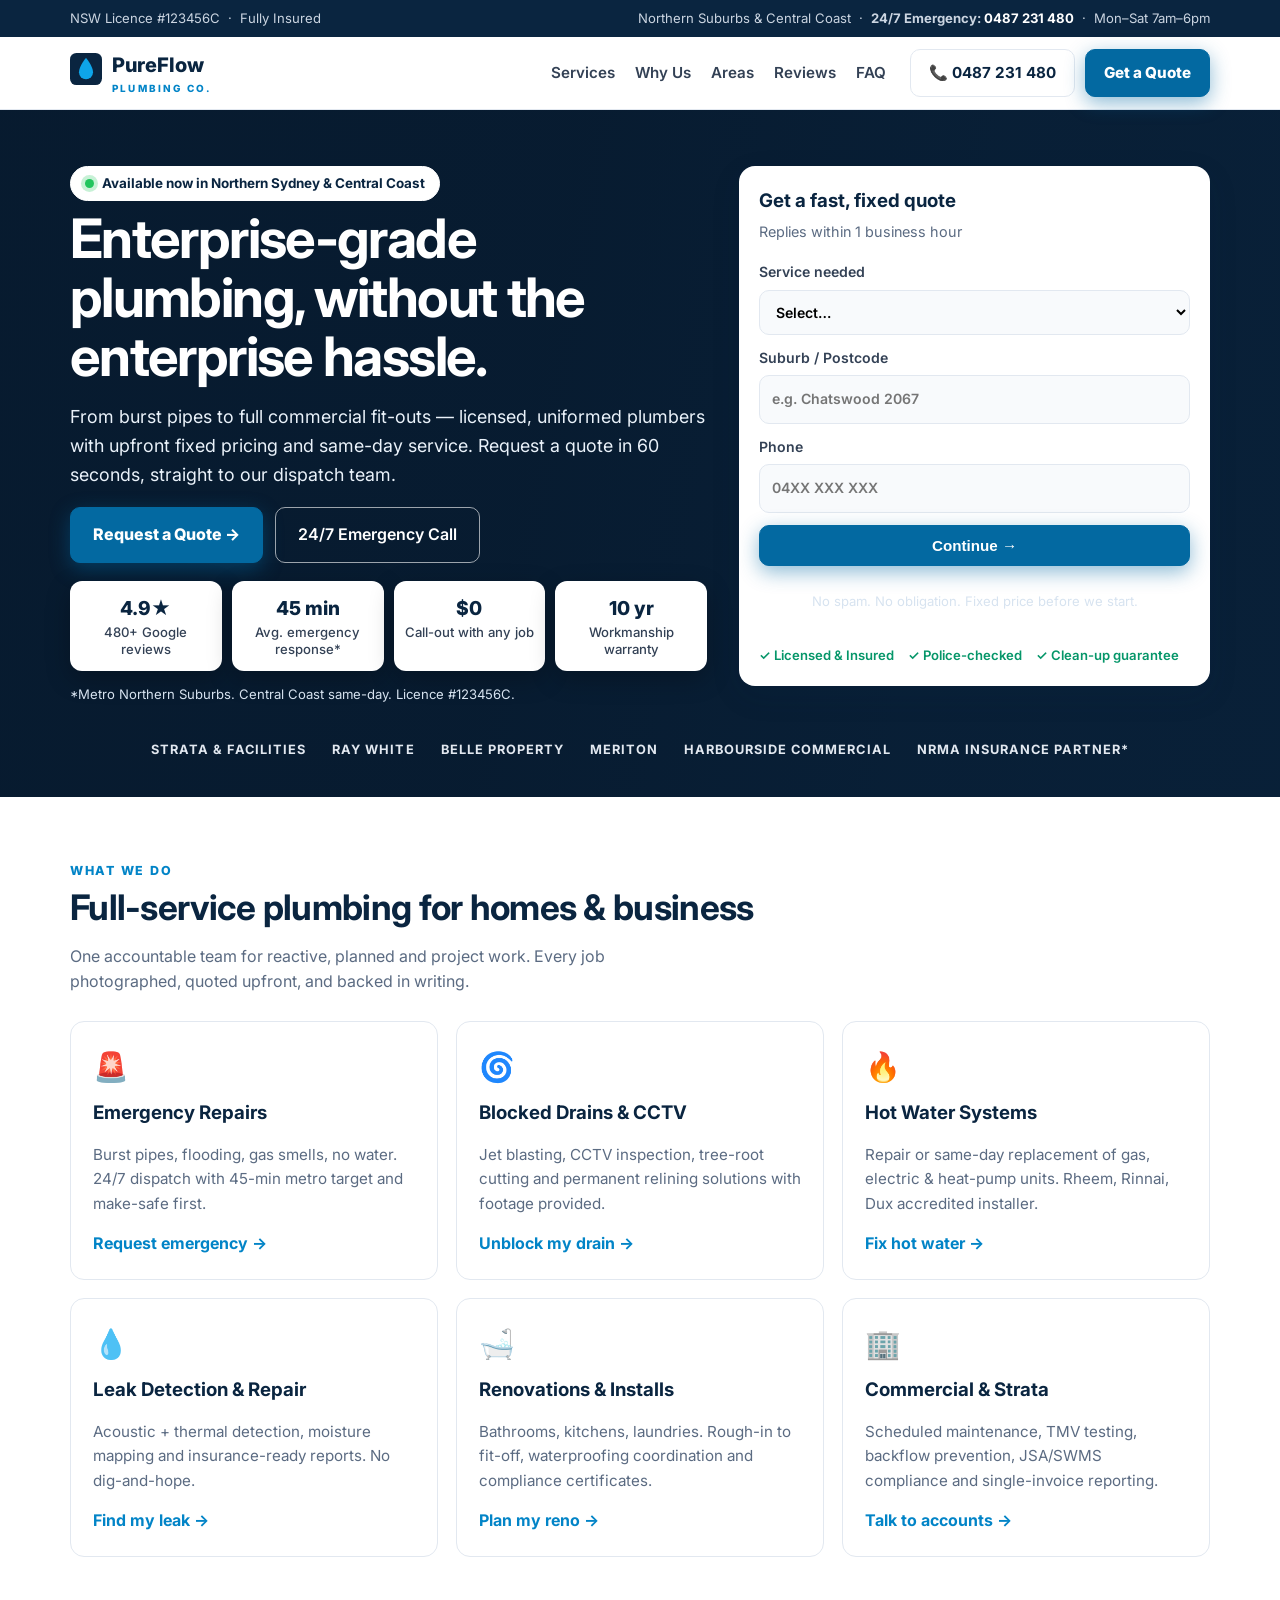
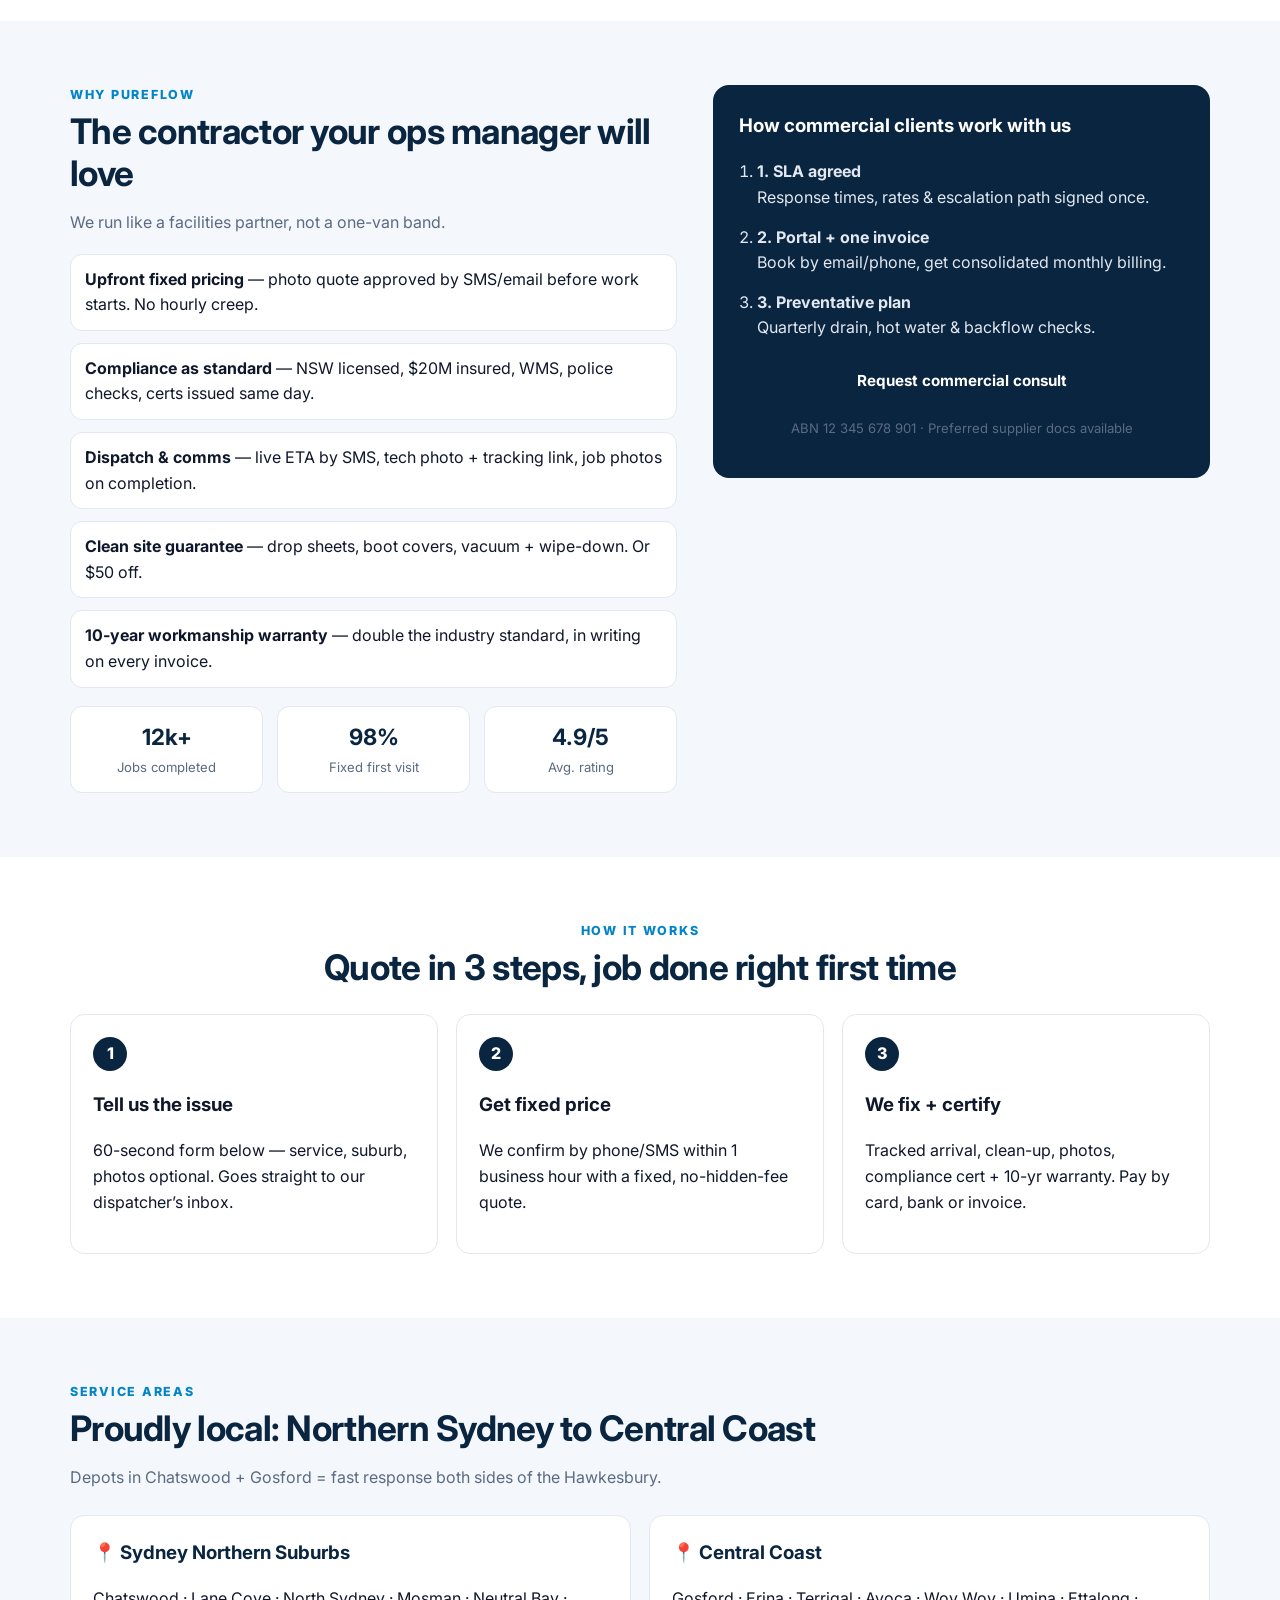
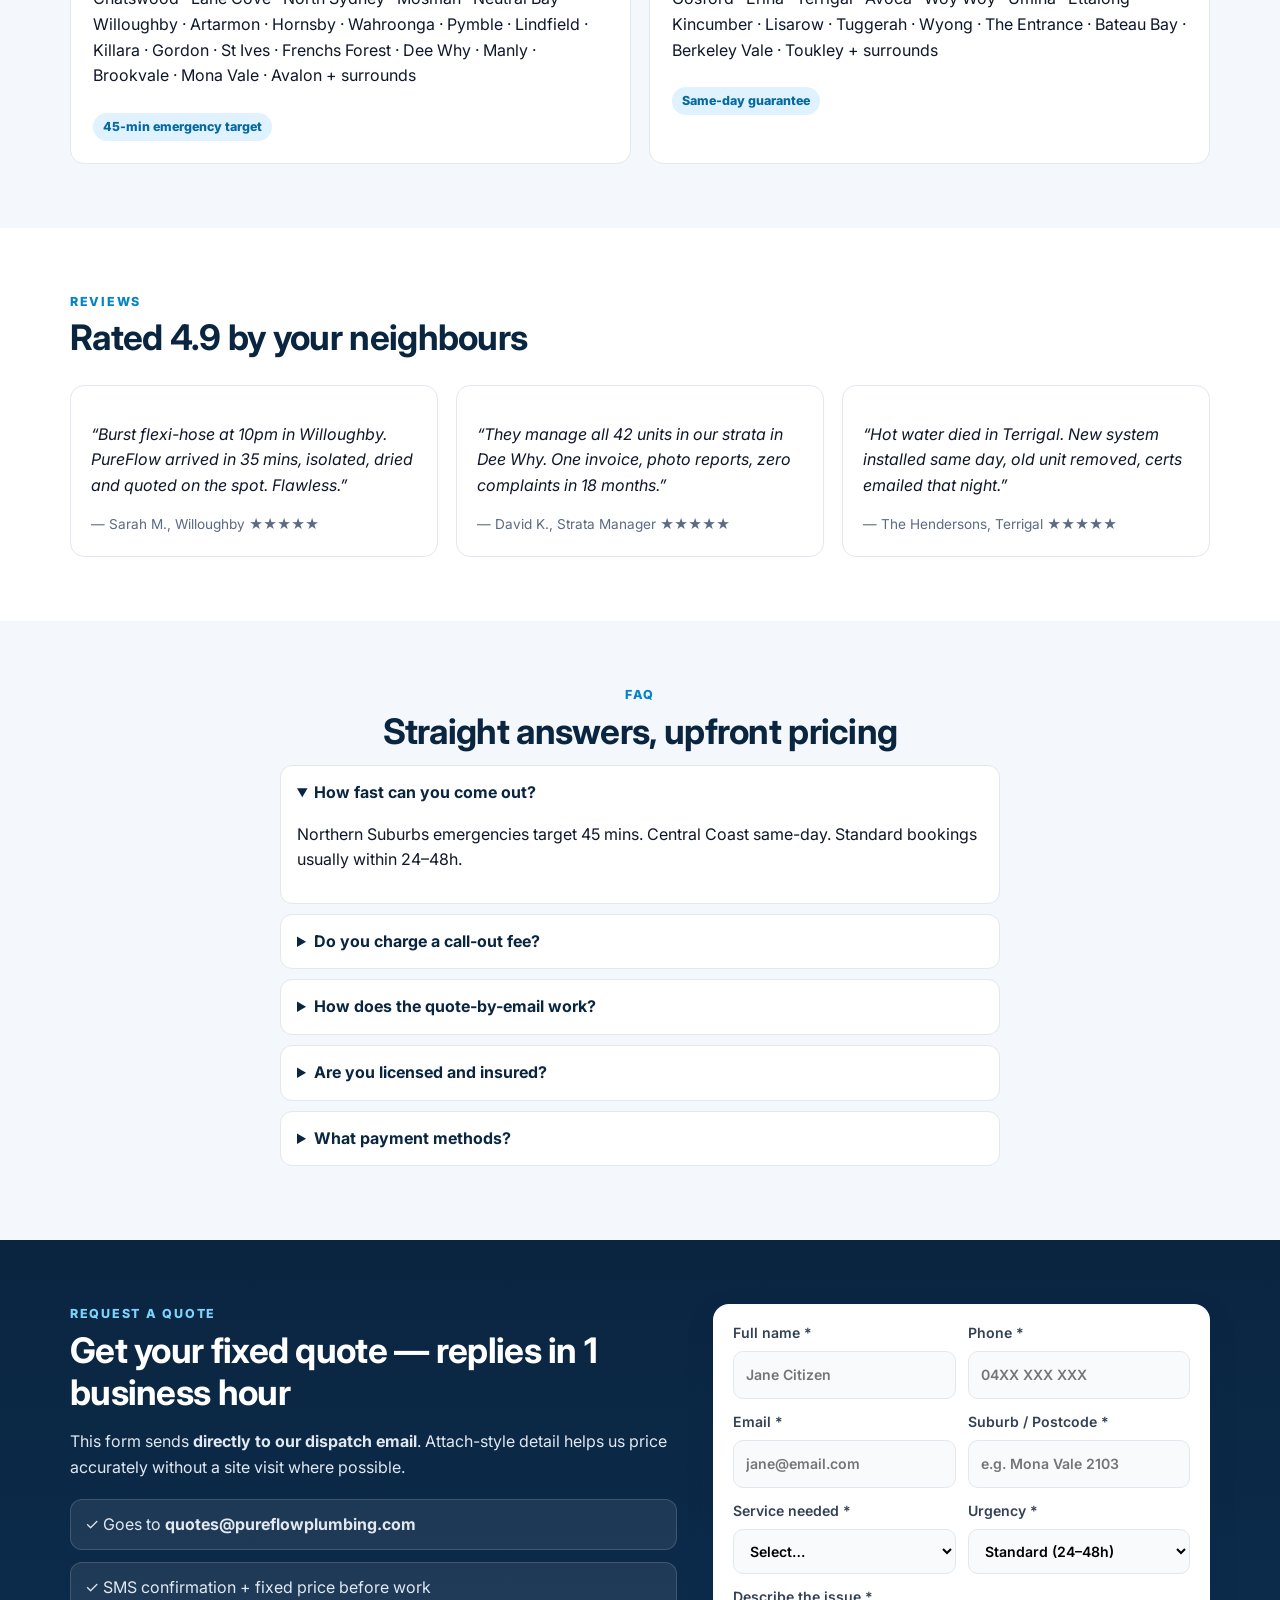
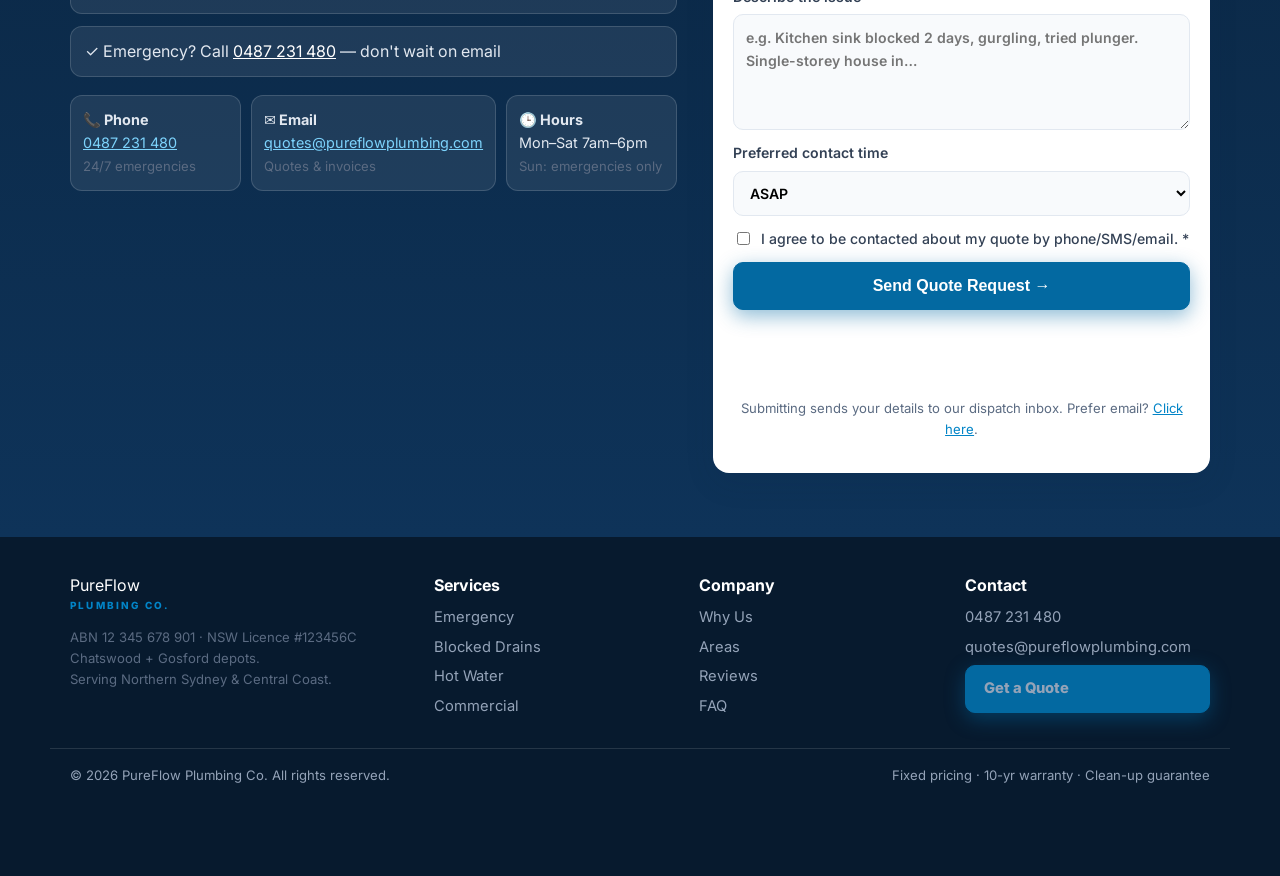
<file: index.html>
<!DOCTYPE html>
<html lang="en-AU">
<head>
  <meta charset="UTF-8" />
  <meta name="viewport" content="width=device-width, initial-scale=1.0" />
  <title>PureFlow Plumbing Co. | Trusted Plumbers – Northern Sydney & Central Coast</title>
  <meta name="description" content="PureFlow Plumbing Co. – Licensed plumbers serving Sydney's Northern Suburbs & Central Coast. Emergency repairs, blocked drains, hot water, leak detection. Upfront pricing. Request a fast quote." />
  <link rel="preconnect" href="https://fonts.googleapis.com" />
  <link rel="preconnect" href="https://fonts.gstatic.com" crossorigin />
  <link href="https://fonts.googleapis.com/css2?family=Inter:wght@400;500;600;700;800&display=swap" rel="stylesheet" />
  <link rel="stylesheet" href="styles.css" />
  <link rel="icon" href="data:image/svg+xml,<svg xmlns='http://www.w3.org/2000/svg' viewBox='0 0 100 100'><rect width='100' height='100' rx='20' fill='%230A2540'/><path d='M50 15 C50 15 28 42 28 60 a22 22 0 0 0 44 0 C72 42 50 15 50 15z' fill='%230EA5E9'/></svg>" />
</head>
<body>
  <!-- Top bar -->
  <div class="topbar">
    <div class="container topbar-inner">
      <span>NSW Licence #123456C &nbsp;·&nbsp; Fully Insured</span>
      <span class="topbar-right">Northern Suburbs & Central Coast &nbsp;·&nbsp; <strong>24/7 Emergency: <a href="tel:+61487231480">0487 231 480</a></strong> &nbsp;·&nbsp; Mon–Sat 7am–6pm</span>
    </div>
  </div>

  <!-- Nav -->
  <header class="nav" id="top">
    <div class="container nav-inner">
      <a href="#top" class="brand" aria-label="PureFlow Plumbing Co. home">
        <span class="brand-mark" aria-hidden="true">
          <svg viewBox="0 0 100 100" width="32" height="32"><rect width="100" height="100" rx="20" fill="#0A2540"/><path d="M50 15 C50 15 28 42 28 60 a22 22 0 0 0 44 0 C72 42 50 15 50 15z" fill="#0EA5E9"/></svg>
        </span>
        <span class="brand-text">PureFlow <small>PLUMBING CO.</small></span>
      </a>
      <nav class="nav-links" aria-label="Primary">
        <a href="#services">Services</a>
        <a href="#why">Why Us</a>
        <a href="#areas">Areas</a>
        <a href="#reviews">Reviews</a>
        <a href="#faq">FAQ</a>
      </nav>
      <div class="nav-cta">
        <a href="tel:+61487231480" class="btn btn-ghost">📞 0487 231 480</a>
        <a href="#quote" class="btn btn-primary">Get a Quote</a>
      </div>
      <button class="nav-toggle" id="navToggle" aria-label="Open menu" aria-expanded="false">☰</button>
    </div>
    <div class="mobile-menu" id="mobileMenu">
      <a href="#services">Services</a>
      <a href="#why">Why Us</a>
      <a href="#areas">Areas</a>
      <a href="#reviews">Reviews</a>
      <a href="#faq">FAQ</a>
      <a href="#quote" class="btn btn-primary">Get a Quote</a>
    </div>
  </header>

  <!-- Hero -->
  <section class="hero">
    <div class="hero-media" aria-hidden="true">
      <video class="hero-video" autoplay muted loop playsinline preload="metadata"
        poster="https://images.unsplash.com/photo-1585704032915-c3400ca199e7?q=80&w=1920&auto=format&fit=crop">
        <source src="https://videos.pexels.com/video-files/7584762/7584762-hd_1920_1080_25fps.mp4" type="video/mp4" />
      </video>
      <div class="hero-overlay"></div>
    </div>
    <div class="container hero-grid">
      <div class="hero-copy">
        <div class="pill"><span class="dot"></span> Available now in Northern Sydney & Central Coast</div>
        <h1>Enterprise-grade plumbing, without the enterprise hassle.</h1>
        <p class="lead">From burst pipes to full commercial fit-outs — licensed, uniformed plumbers with upfront fixed pricing and same-day service. Request a quote in 60 seconds, straight to our dispatch team.</p>
        <div class="hero-actions">
          <a href="#quote" class="btn btn-primary btn-lg">Request a Quote →</a>
          <a href="tel:+61487231480" class="btn btn-white btn-lg">24/7 Emergency Call</a>
        </div>
        <div class="hero-proof">
          <div><strong>4.9★</strong><span>480+ Google reviews</span></div>
          <div><strong>45 min</strong><span>Avg. emergency response*</span></div>
          <div><strong>$0</strong><span>Call-out with any job</span></div>
          <div><strong>10 yr</strong><span>Workmanship warranty</span></div>
        </div>
        <p class="micro">*Metro Northern Suburbs. Central Coast same-day. Licence #123456C.</p>
      </div>
      <div class="hero-card">
        <div class="card">
          <div class="card-head">
            <h3>Get a fast, fixed quote</h3>
            <p>Replies within 1 business hour</p>
          </div>
          <form id="heroMiniForm" class="mini-form" novalidate>
            <label>Service needed
              <select name="service" required>
                <option value="">Select…</option>
                <option>Emergency Repair</option>
                <option>Blocked Drain</option>
                <option>Hot Water System</option>
                <option>Leak Detection</option>
                <option>Renovation / Install</option>
                <option>Commercial / Strata</option>
              </select>
            </label>
            <label>Suburb / Postcode
              <input name="suburb" type="text" placeholder="e.g. Chatswood 2067" required />
            </label>
            <label>Phone
              <input name="phone" type="tel" placeholder="04XX XXX XXX" required />
            </label>
            <button type="submit" class="btn btn-primary btn-block">Continue →</button>
            <p class="micro center">No spam. No obligation. Fixed price before we start.</p>
          </form>
          <div class="card-trust">
            <span>✓ Licensed & Insured</span><span>✓ Police-checked</span><span>✓ Clean-up guarantee</span>
          </div>
        </div>
      </div>
    </div>
    <div class="container logo-strip" aria-label="Trusted by">
      <span>STRATA & FACILITIES</span><span>RAY WHITE</span><span>BELLE PROPERTY</span><span>MERITON</span><span>HARBOURSIDE COMMERCIAL</span><span>NRMA INSURANCE PARTNER*</span>
    </div>
  </section>

  <!-- Services -->
  <section class="section" id="services">
    <div class="container">
      <p class="eyebrow">WHAT WE DO</p>
      <h2>Full-service plumbing for homes & business</h2>
      <p class="sub">One accountable team for reactive, planned and project work. Every job photographed, quoted upfront, and backed in writing.</p>
      <div class="grid-3">
        <article class="svc">
          <div class="svc-icon">🚨</div>
          <h3>Emergency Repairs</h3>
          <p>Burst pipes, flooding, gas smells, no water. 24/7 dispatch with 45-min metro target and make-safe first.</p>
          <a href="#quote" data-service="Emergency Repair">Request emergency →</a>
        </article>
        <article class="svc">
          <div class="svc-icon">🌀</div>
          <h3>Blocked Drains & CCTV</h3>
          <p>Jet blasting, CCTV inspection, tree-root cutting and permanent relining solutions with footage provided.</p>
          <a href="#quote" data-service="Blocked Drain">Unblock my drain →</a>
        </article>
        <article class="svc">
          <div class="svc-icon">🔥</div>
          <h3>Hot Water Systems</h3>
          <p>Repair or same-day replacement of gas, electric & heat-pump units. Rheem, Rinnai, Dux accredited installer.</p>
          <a href="#quote" data-service="Hot Water System">Fix hot water →</a>
        </article>
        <article class="svc">
          <div class="svc-icon">💧</div>
          <h3>Leak Detection & Repair</h3>
          <p>Acoustic + thermal detection, moisture mapping and insurance-ready reports. No dig-and-hope.</p>
          <a href="#quote" data-service="Leak Detection">Find my leak →</a>
        </article>
        <article class="svc">
          <div class="svc-icon">🛁</div>
          <h3>Renovations & Installs</h3>
          <p>Bathrooms, kitchens, laundries. Rough-in to fit-off, waterproofing coordination and compliance certificates.</p>
          <a href="#quote" data-service="Renovation / Install">Plan my reno →</a>
        </article>
        <article class="svc">
          <div class="svc-icon">🏢</div>
          <h3>Commercial & Strata</h3>
          <p>Scheduled maintenance, TMV testing, backflow prevention, JSA/SWMS compliance and single-invoice reporting.</p>
          <a href="#quote" data-service="Commercial / Strata">Talk to accounts →</a>
        </article>
      </div>
    </div>
  </section>

  <!-- Why -->
  <section class="section alt" id="why">
    <div class="container split">
      <div>
        <p class="eyebrow">WHY PUREFLOW</p>
        <h2>The contractor your ops manager will love</h2>
        <p class="sub">We run like a facilities partner, not a one-van band.</p>
        <ul class="checklist">
          <li><strong>Upfront fixed pricing</strong> — photo quote approved by SMS/email before work starts. No hourly creep.</li>
          <li><strong>Compliance as standard</strong> — NSW licensed, $20M insured, WMS, police checks, certs issued same day.</li>
          <li><strong>Dispatch & comms</strong> — live ETA by SMS, tech photo + tracking link, job photos on completion.</li>
          <li><strong>Clean site guarantee</strong> — drop sheets, boot covers, vacuum + wipe-down. Or $50 off.</li>
          <li><strong>10-year workmanship warranty</strong> — double the industry standard, in writing on every invoice.</li>
        </ul>
        <div class="kpi-row">
          <div class="kpi"><strong>12k+</strong><span>Jobs completed</span></div>
          <div class="kpi"><strong>98%</strong><span>Fixed first visit</span></div>
          <div class="kpi"><strong>4.9/5</strong><span>Avg. rating</span></div>
        </div>
      </div>
      <div class="panel">
        <h3>How commercial clients work with us</h3>
        <ol class="steps-mini">
          <li><strong>1. SLA agreed</strong><br/>Response times, rates & escalation path signed once.</li>
          <li><strong>2. Portal + one invoice</strong><br/>Book by email/phone, get consolidated monthly billing.</li>
          <li><strong>3. Preventative plan</strong><br/>Quarterly drain, hot water & backflow checks.</li>
        </ol>
        <a href="#quote" class="btn btn-dark btn-block" data-service="Commercial / Strata">Request commercial consult</a>
        <p class="micro center">ABN 12 345 678 901 · Preferred supplier docs available</p>
      </div>
    </div>
  </section>

  <!-- Process -->
  <section class="section">
    <div class="container">
      <p class="eyebrow center">HOW IT WORKS</p>
      <h2 class="center">Quote in 3 steps, job done right first time</h2>
      <div class="grid-3 steps">
        <div class="step"><span class="num">1</span><h3>Tell us the issue</h3><p>60-second form below — service, suburb, photos optional. Goes straight to our dispatcher’s inbox.</p></div>
        <div class="step"><span class="num">2</span><h3>Get fixed price</h3><p>We confirm by phone/SMS within 1 business hour with a fixed, no-hidden-fee quote.</p></div>
        <div class="step"><span class="num">3</span><h3>We fix + certify</h3><p>Tracked arrival, clean-up, photos, compliance cert + 10-yr warranty. Pay by card, bank or invoice.</p></div>
      </div>
    </div>
  </section>

  <!-- Areas -->
  <section class="section alt" id="areas">
    <div class="container">
      <p class="eyebrow">SERVICE AREAS</p>
      <h2>Proudly local: Northern Sydney to Central Coast</h2>
      <p class="sub">Depots in Chatswood + Gosford = fast response both sides of the Hawkesbury.</p>
      <div class="areas-grid">
        <div class="area-card">
          <h3>📍 Sydney Northern Suburbs</h3>
          <p>Chatswood · Lane Cove · North Sydney · Mosman · Neutral Bay · Willoughby · Artarmon · Hornsby · Wahroonga · Pymble · Lindfield · Killara · Gordon · St Ives · Frenchs Forest · Dee Why · Manly · Brookvale · Mona Vale · Avalon + surrounds</p>
          <span class="tag">45-min emergency target</span>
        </div>
        <div class="area-card">
          <h3>📍 Central Coast</h3>
          <p>Gosford · Erina · Terrigal · Avoca · Woy Woy · Umina · Ettalong · Kincumber · Lisarow · Tuggerah · Wyong · The Entrance · Bateau Bay · Berkeley Vale · Toukley + surrounds</p>
          <span class="tag">Same-day guarantee</span>
        </div>
      </div>
    </div>
  </section>

  <!-- Reviews -->
  <section class="section" id="reviews">
    <div class="container">
      <p class="eyebrow">REVIEWS</p>
      <h2>Rated 4.9 by your neighbours</h2>
      <div class="grid-3">
        <blockquote class="review"><p>“Burst flexi-hose at 10pm in Willoughby. PureFlow arrived in 35 mins, isolated, dried and quoted on the spot. Flawless.”</p><footer>— Sarah M., Willoughby ★★★★★</footer></blockquote>
        <blockquote class="review"><p>“They manage all 42 units in our strata in Dee Why. One invoice, photo reports, zero complaints in 18 months.”</p><footer>— David K., Strata Manager ★★★★★</footer></blockquote>
        <blockquote class="review"><p>“Hot water died in Terrigal. New system installed same day, old unit removed, certs emailed that night.”</p><footer>— The Hendersons, Terrigal ★★★★★</footer></blockquote>
      </div>
    </div>
  </section>

  <!-- FAQ -->
  <section class="section alt" id="faq">
    <div class="container narrow">
      <p class="eyebrow center">FAQ</p>
      <h2 class="center">Straight answers, upfront pricing</h2>
      <details open><summary>How fast can you come out?</summary><p>Northern Suburbs emergencies target 45 mins. Central Coast same-day. Standard bookings usually within 24–48h.</p></details>
      <details><summary>Do you charge a call-out fee?</summary><p>$0 call-out with any completed job. Standalone diagnosis/inspection is $149, fully credited if you proceed.</p></details>
      <details><summary>How does the quote-by-email work?</summary><p>Submit the form below — it goes directly to quotes@pureflowplumbing.com (our dispatch inbox). We reply within 1 business hour with a fixed price. For emergencies, always call.</p></details>
      <details><summary>Are you licensed and insured?</summary><p>Yes. NSW Contractor Licence #123456C, $20M public liability, workers comp, police-checked techs. Certs on request.</p></details>
      <details><summary>What payment methods?</summary><p>Visa/Mastercard/Amex, bank transfer, Afterpay for jobs over $500, and 30-day accounts for strata/commercial.</p></details>
    </div>
  </section>

  <!-- Quote -->
  <section class="section quote-section" id="quote">
    <div class="container split">
      <div class="quote-info">
        <p class="eyebrow light">REQUEST A QUOTE</p>
        <h2>Get your fixed quote — replies in 1 business hour</h2>
        <p>This form sends <strong>directly to our dispatch email</strong>. Attach-style detail helps us price accurately without a site visit where possible.</p>
        <ul class="checklist light">
          <li>✓ Goes to <strong id="dispatchEmailLabel">quotes@pureflowplumbing.com</strong></li>
          <li>✓ SMS confirmation + fixed price before work</li>
          <li>✓ Emergency? Call <a href="tel:+61487231480">0487 231 480</a> — don't wait on email</li>
        </ul>
        <div class="contact-cards">
          <div><strong>📞 Phone</strong><br/><a href="tel:+61487231480">0487 231 480</a><br/><span class="micro">24/7 emergencies</span></div>
          <div><strong>✉️ Email</strong><br/><a href="mailto:quotes@pureflowplumbing.com">quotes@pureflowplumbing.com</a><br/><span class="micro">Quotes & invoices</span></div>
          <div><strong>🕒 Hours</strong><br/>Mon–Sat 7am–6pm<br/><span class="micro">Sun: emergencies only</span></div>
        </div>
      </div>
      <div class="card form-card">
        <form id="quoteForm" novalidate>
          <!-- CONFIG: FormSubmit honeypot + metadata handled in script.js -->
          <input type="text" name="_honey" style="display:none" tabindex="-1" autocomplete="off" />
          <div class="row2">
            <label>Full name *<input name="name" type="text" placeholder="Jane Citizen" required /></label>
            <label>Phone *<input name="phone" type="tel" placeholder="04XX XXX XXX" required /></label>
          </div>
          <div class="row2">
            <label>Email *<input name="email" type="email" placeholder="jane@email.com" required /></label>
            <label>Suburb / Postcode *<input name="suburb" type="text" placeholder="e.g. Mona Vale 2103" required /></label>
          </div>
          <div class="row2">
            <label>Service needed *<select name="service" id="serviceSelect" required>
              <option value="">Select…</option>
              <option>Emergency Repair</option>
              <option>Blocked Drain</option>
              <option>Hot Water System</option>
              <option>Leak Detection</option>
              <option>Renovation / Install</option>
              <option>Commercial / Strata</option>
              <option>Other</option>
            </select></label>
            <label>Urgency *<select name="urgency" required>
              <option value="Standard (24-48h)">Standard (24–48h)</option>
              <option value="Same-day">Same-day</option>
              <option value="Emergency NOW">Emergency NOW — will also call</option>
            </select></label>
          </div>
          <label>Describe the issue *<textarea name="message" rows="4" placeholder="e.g. Kitchen sink blocked 2 days, gurgling, tried plunger. Single-storey house in…" required></textarea></label>
          <label>Preferred contact time
            <select name="preferred_time">
              <option>ASAP</option>
              <option>Morning (7am–12pm)</option>
              <option>Afternoon (12pm–5pm)</option>
              <option>After hours</option>
            </select>
          </label>
          <label class="consent"><input type="checkbox" required /> I agree to be contacted about my quote by phone/SMS/email. *</label>
          <button type="submit" class="btn btn-primary btn-block btn-lg" id="quoteSubmit">Send Quote Request →</button>
          <p class="form-status" id="formStatus" role="status" aria-live="polite"></p>
          <p class="micro center">Submitting sends your details to our dispatch inbox. Prefer email? <a href="mailto:quotes@pureflowplumbing.com?subject=Quote%20request%20—%20PureFlow%20Plumbing">Click here</a>.</p>
        </form>
      </div>
    </div>
  </section>

  <footer class="footer">
    <div class="container footer-grid">
      <div>
        <div class="brand-text light">PureFlow <small>PLUMBING CO.</small></div>
        <p class="micro">ABN 12 345 678 901 · NSW Licence #123456C<br/>Chatswood + Gosford depots.<br/>Serving Northern Sydney & Central Coast.</p>
      </div>
      <div>
        <strong>Services</strong>
        <a href="#services">Emergency</a><a href="#services">Blocked Drains</a><a href="#services">Hot Water</a><a href="#services">Commercial</a>
      </div>
      <div>
        <strong>Company</strong>
        <a href="#why">Why Us</a><a href="#areas">Areas</a><a href="#reviews">Reviews</a><a href="#faq">FAQ</a>
      </div>
      <div>
        <strong>Contact</strong>
        <a href="tel:+61487231480">0487 231 480</a>
        <a href="mailto:quotes@pureflowplumbing.com">quotes@pureflowplumbing.com</a>
        <a href="#quote" class="btn btn-primary">Get a Quote</a>
      </div>
    </div>
    <div class="container footer-bottom">
      <span>© 2026 PureFlow Plumbing Co. All rights reserved.</span>
      <span>Fixed pricing · 10-yr warranty · Clean-up guarantee</span>
    </div>
  </footer>

  <!-- Sticky mobile CTA -->
  <div class="sticky-cta">
    <a href="tel:+61487231480" class="btn btn-white">📞 Call Now</a>
    <a href="#quote" class="btn btn-primary">Get a Quote</a>
  </div>

  <script src="script.js"></script>
</body>
</html>
</file>
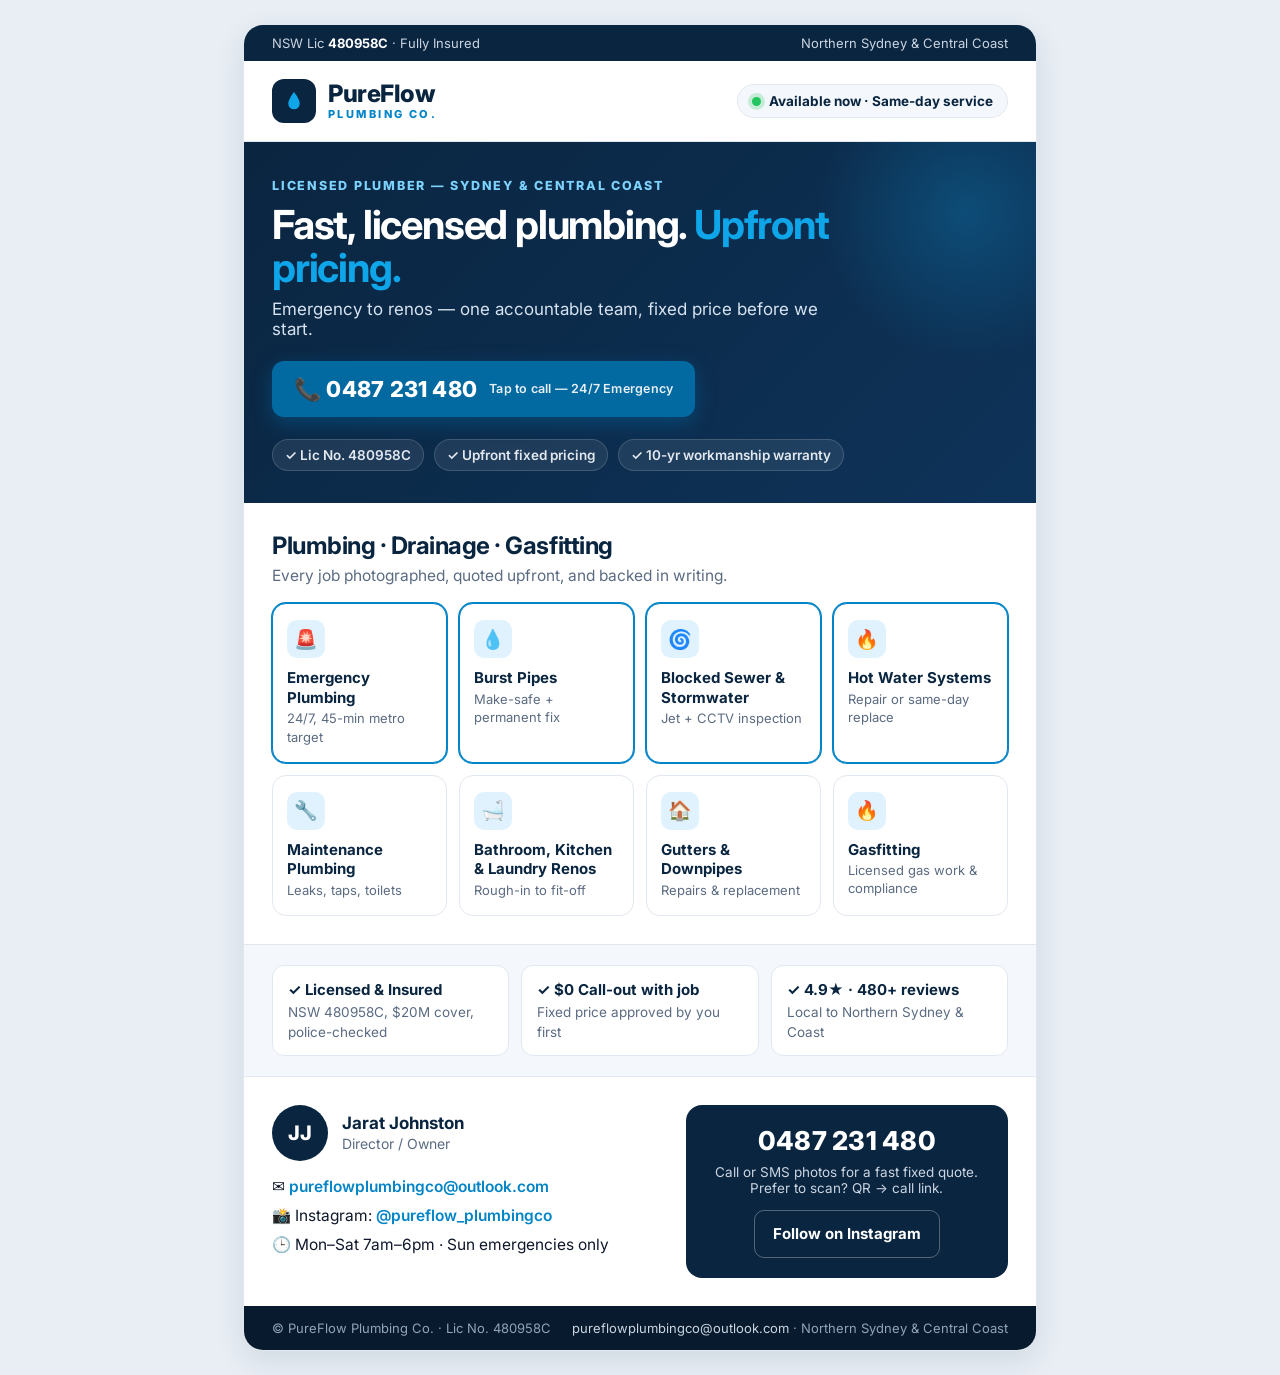
<file: flyer.html>
<!DOCTYPE html>
<html lang="en-AU">
<head>
<meta charset="UTF-8" />
<meta name="viewport" content="width=device-width, initial-scale=1.0" />
<title>PureFlow Plumbing Co. — Flyer</title>
<link rel="preconnect" href="https://fonts.googleapis.com" />
<link rel="preconnect" href="https://fonts.gstatic.com" crossorigin />
<link href="https://fonts.googleapis.com/css2?family=Inter:wght@400;500;600;700;800&display=swap" rel="stylesheet" />
<style>
  :root{
    --navy:#0A2540; --navy2:#0E3359; --blue:#0EA5E9; --blue-dark:#0284C7;
    --cta:#0369A1; --cta-hover:#075985; --bg:#FFFFFF; --alt:#F4F7FB;
    --line:#E2E8F0; --text:#0F172A; --muted:#5B6B82; --green:#059669;
    --radius:14px; --shadow:0 10px 30px rgba(10,37,64,.10);
  }
  *{box-sizing:border-box}
  body{margin:0;font-family:'Inter',system-ui,-apple-system,Segoe UI,Roboto,Arial,sans-serif;color:var(--text);background:#E8EEF4;display:flex;justify-content:center;padding:24px 16px}
  .flyer{width:100%;max-width:794px;background:var(--bg);border-radius:20px;overflow:hidden;box-shadow:var(--shadow);border:1px solid var(--line)}
  /* top bar */
  .topbar{background:var(--navy);color:#CBD5E1;font-size:13px;display:flex;justify-content:space-between;gap:8px;flex-wrap:wrap;padding:10px 28px}
  .topbar strong{color:#fff;font-weight:700}
  /* header */
  .header{background:#fff;display:flex;align-items:center;gap:12px;padding:18px 28px;border-bottom:1px solid var(--line)}
  .brand{display:flex;align-items:center;gap:12px;text-decoration:none;color:var(--navy)}
  .brand-mark{width:44px;height:44px;border-radius:12px;background:var(--navy);display:flex;align-items:center;justify-content:center;flex:none}
  .brand-text{font-weight:800;font-size:24px;line-height:1;letter-spacing:-.02em}
  .brand-text small{display:block;font-size:11px;letter-spacing:.22em;color:var(--blue-dark);font-weight:800;margin-top:3px}
  .pill{margin-left:auto;display:inline-flex;align-items:center;gap:8px;background:var(--alt);border:1px solid var(--line);padding:8px 14px;border-radius:999px;font-size:13.5px;font-weight:700;color:var(--navy);white-space:nowrap}
  .pill .dot{width:9px;height:9px;border-radius:50%;background:#22C55E;box-shadow:0 0 0 4px rgba(34,197,94,.22);flex:none}
  /* hero */
  .hero{background:linear-gradient(135deg,var(--navy) 0%,var(--navy2) 100%);color:#E2E8F0;padding:36px 28px 32px;position:relative;overflow:hidden}
  .hero::after{content:"";position:absolute;right:-80px;top:-80px;width:300px;height:300px;background:radial-gradient(circle,rgba(14,165,233,.25) 0%,transparent 70%);pointer-events:none}
  .eyebrow{font-size:12.5px;font-weight:800;letter-spacing:.14em;color:#7DD3FC;margin:0 0 10px}
  .hero h1{margin:0 0 10px;color:#fff;font-size:clamp(28px,4.5vw,40px);line-height:1.08;letter-spacing:-.03em;max-width:560px}
  .hero h1 span{color:var(--blue)}
  .hero p.sub{margin:0 0 22px;color:#D7E3F0;font-size:17px;max-width:560px}
  .cta-row{display:flex;gap:12px;flex-wrap:wrap;align-items:stretch}
  .cta-main{display:inline-flex;align-items:center;gap:12px;background:var(--cta);color:#fff;text-decoration:none;font-weight:800;font-size:22px;letter-spacing:.01em;padding:14px 22px;border-radius:12px;min-height:56px;box-shadow:0 6px 20px rgba(3,105,161,.45)}
  .cta-main small{display:block;font-size:12.5px;font-weight:600;opacity:.9;line-height:1.3}
  .cta-main:hover{background:var(--cta-hover)}
  .cta-note{align-self:center;font-size:14px;color:#CBD5E1}
  .trust{display:flex;gap:10px;flex-wrap:wrap;margin-top:22px}
  .trust span{display:inline-flex;align-items:center;gap:6px;font-size:13.5px;font-weight:600;color:#E2E8F0;background:rgba(255,255,255,.08);border:1px solid rgba(255,255,255,.15);padding:7px 12px;border-radius:999px}
  /* services */
  .section{padding:28px}
  .section h2{margin:0;color:var(--navy);font-size:24px;letter-spacing:-.02em}
  .section .lede{margin:6px 0 18px;color:var(--muted);font-size:15.5px}
  .svc-grid{display:grid;grid-template-columns:repeat(4,1fr);gap:12px}
  .svc{background:#fff;border:1px solid var(--line);border-radius:var(--radius);padding:16px 14px;text-align:left}
  .svc-icon{width:38px;height:38px;border-radius:10px;background:#E0F2FE;display:flex;align-items:center;justify-content:center;font-size:19px;margin-bottom:10px}
  .svc strong{display:block;font-size:15px;color:var(--navy);line-height:1.3}
  .svc span{font-size:13px;color:var(--muted);line-height:1.4;display:block;margin-top:2px}
  .svc.hot{border-color:var(--blue-dark);box-shadow:0 0 0 1px var(--blue-dark)}
  /* why */
  .why{background:var(--alt);border-top:1px solid var(--line);border-bottom:1px solid var(--line);display:grid;grid-template-columns:repeat(3,1fr);gap:12px;padding:20px 28px}
  .why div{background:#fff;border:1px solid var(--line);border-radius:12px;padding:14px 15px}
  .why strong{display:block;color:var(--navy);font-size:15px;margin-bottom:2px}
  .why span{font-size:13.5px;color:var(--muted)}
  /* contact */
  .contact{display:grid;grid-template-columns:1.1fr .9fr;gap:20px;padding:28px;align-items:start}
  .owner{display:flex;gap:14px;align-items:center}
  .avatar{width:56px;height:56px;border-radius:50%;background:var(--navy);color:#fff;display:flex;align-items:center;justify-content:center;font-weight:800;font-size:20px;flex:none}
  .owner strong{color:var(--navy);font-size:17px;display:block}
  .owner span{color:var(--muted);font-size:14px}
  .contact-list{margin:16px 0 0;padding:0;list-style:none;display:flex;flex-direction:column;gap:10px;font-size:15.5px}
  .contact-list a{color:var(--blue-dark);font-weight:600;text-decoration:none;overflow-wrap:anywhere}
  .contact-list a:hover{text-decoration:underline}
  .contact-card{background:var(--navy);color:#E2E8F0;border-radius:16px;padding:20px;text-align:center}
  .contact-card .big{font-size:26px;font-weight:800;color:#fff;text-decoration:none;letter-spacing:.01em}
  .contact-card .big:hover{text-decoration:underline}
  .contact-card p{margin:8px 0 14px;font-size:13.5px;color:#CBD5E1}
  .btn-ghost{display:inline-flex;align-items:center;justify-content:center;min-height:48px;padding:12px 18px;border-radius:10px;border:1px solid rgba(255,255,255,.3);color:#fff;text-decoration:none;font-weight:700;font-size:15px}
  .footer{background:#071A2E;color:#94A3B8;font-size:13px;display:flex;justify-content:space-between;gap:8px;flex-wrap:wrap;padding:14px 28px}
  .footer a{color:#CBD5E1;text-decoration:none}
  @media(max-width:640px){
    body{padding:0}
    .flyer{border-radius:0;border:none}
    .topbar,.header,.hero,.section,.why,.contact,.footer{padding-left:20px;padding-right:20px}
    .svc-grid{grid-template-columns:1fr 1fr}
    .why{grid-template-columns:1fr}
    .contact{grid-template-columns:1fr}
    .pill{display:none}
    .cta-main{width:100%;justify-content:center}
  }
  @media print{
    body{background:#fff;padding:0}
    .flyer{box-shadow:none;border:none;border-radius:0;max-width:100%}
    .cta-main{box-shadow:none}
  }
</style>
</head>
<body>
<div class="flyer">
  <div class="topbar">
    <span>NSW Lic <strong>480958C</strong> · Fully Insured</span>
    <span>Northern Sydney &amp; Central Coast</span>
  </div>

  <div class="header">
    <a class="brand" href="#" aria-label="PureFlow Plumbing Co.">
      <span class="brand-mark" aria-hidden="true">
        <svg viewBox="0 0 100 100" width="26" height="26"><path d="M50 15 C50 15 28 42 28 60 a22 22 0 0 0 44 0 C72 42 50 15 50 15z" fill="#0EA5E9"/></svg>
      </span>
      <span class="brand-text">PureFlow <small>PLUMBING CO.</small></span>
    </a>
    <span class="pill"><span class="dot"></span> Available now · Same-day service</span>
  </div>

  <div class="hero">
    <p class="eyebrow">LICENSED PLUMBER — SYDNEY &amp; CENTRAL COAST</p>
    <h1>Fast, licensed plumbing. <span>Upfront pricing.</span></h1>
    <p class="sub">Emergency to renos — one accountable team, fixed price before we start.</p>
    <div class="cta-row">
      <a class="cta-main" href="tel:+61487231480">📞 0487 231 480 <small>Tap to call — 24/7 Emergency</small></a>
    </div>
    <div class="trust">
      <span>✓ Lic No. 480958C</span>
      <span>✓ Upfront fixed pricing</span>
      <span>✓ 10-yr workmanship warranty</span>
    </div>
  </div>

  <div class="section">
    <h2>Plumbing · Drainage · Gasfitting</h2>
    <p class="lede">Every job photographed, quoted upfront, and backed in writing.</p>
    <div class="svc-grid">
      <div class="svc hot"><div class="svc-icon">🚨</div><strong>Emergency Plumbing</strong><span>24/7, 45-min metro target</span></div>
      <div class="svc hot"><div class="svc-icon">💧</div><strong>Burst Pipes</strong><span>Make-safe + permanent fix</span></div>
      <div class="svc hot"><div class="svc-icon">🌀</div><strong>Blocked Sewer &amp; Stormwater</strong><span>Jet + CCTV inspection</span></div>
      <div class="svc hot"><div class="svc-icon">🔥</div><strong>Hot Water Systems</strong><span>Repair or same-day replace</span></div>
      <div class="svc"><div class="svc-icon">🔧</div><strong>Maintenance Plumbing</strong><span>Leaks, taps, toilets</span></div>
      <div class="svc"><div class="svc-icon">🛁</div><strong>Bathroom, Kitchen &amp; Laundry Renos</strong><span>Rough-in to fit-off</span></div>
      <div class="svc"><div class="svc-icon">🏠</div><strong>Gutters &amp; Downpipes</strong><span>Repairs &amp; replacement</span></div>
      <div class="svc"><div class="svc-icon">🔥</div><strong>Gasfitting</strong><span>Licensed gas work &amp; compliance</span></div>
    </div>
  </div>

  <div class="why">
    <div><strong>✓ Licensed &amp; Insured</strong><span>NSW 480958C, $20M cover, police-checked</span></div>
    <div><strong>✓ $0 Call-out with job</strong><span>Fixed price approved by you first</span></div>
    <div><strong>✓ 4.9★ · 480+ reviews</strong><span>Local to Northern Sydney &amp; Coast</span></div>
  </div>

  <div class="contact">
    <div>
      <div class="owner">
        <div class="avatar">JJ</div>
        <div><strong>Jarat Johnston</strong><span>Director / Owner</span></div>
      </div>
      <ul class="contact-list">
        <li>✉️ <a href="mailto:pureflowplumbingco@outlook.com">pureflowplumbingco@outlook.com</a></li>
        <li>📸 Instagram: <a href="https://instagram.com/pureflow_plumbingco">@pureflow_plumbingco</a></li>
        <li>🕒 Mon–Sat 7am–6pm · Sun emergencies only</li>
      </ul>
    </div>
    <div class="contact-card">
      <a class="big" href="tel:+61487231480">0487 231 480</a>
      <p>Call or SMS photos for a fast fixed quote.<br/>Prefer to scan? QR → call link.</p>
      <a class="btn-ghost" href="https://instagram.com/pureflow_plumbingco">Follow on Instagram</a>
    </div>
  </div>

  <div class="footer">
    <span>© PureFlow Plumbing Co. · Lic No. 480958C</span>
    <span><a href="mailto:pureflowplumbingco@outlook.com">pureflowplumbingco@outlook.com</a> · Northern Sydney &amp; Central Coast</span>
  </div>
</div>
</body>
</html>
</file>
<file: styles.css>
:root{
  --navy:#0A2540; --navy2:#0E3359; --blue:#0EA5E9; --blue-dark:#0284C7; --cta:#0369A1; --cta-hover:#075985;
  --bg:#FFFFFF; --alt:#F4F7FB; --line:#E2E8F0; --text:#0F172A; --muted:#5B6B82;
  --green:#059669; --radius:14px; --shadow:0 10px 30px rgba(10,37,64,.10);
  --max:1180px;
}
*{box-sizing:border-box}
html{scroll-behavior:smooth}
body{margin:0;font-family:'Inter',system-ui,-apple-system,Segoe UI,Roboto,Arial,sans-serif;color:var(--text);background:var(--bg);line-height:1.6}
.container{max-width:var(--max);margin:0 auto;padding:0 20px}
h1{font-size:clamp(2rem,4.5vw,3.4rem);line-height:1.08;letter-spacing:-.03em;margin:.5rem 0 1rem;color:var(--navy)}
h2{font-size:clamp(1.5rem,3vw,2.2rem);letter-spacing:-.02em;color:var(--navy);margin:.3rem 0 .8rem;line-height:1.2}
.sub{color:var(--muted);max-width:640px}
.center{text-align:center}
.eyebrow{font-size:.78rem;font-weight:800;letter-spacing:.14em;color:var(--blue-dark);margin:0}
.eyebrow.light{color:#7DD3FC}
.lead{font-size:1.12rem;color:#334155}
.micro{font-size:.82rem;color:var(--muted)}
a{color:var(--blue-dark)}
/* topbar */
.topbar{background:var(--navy);color:#CBD5E1;font-size:.82rem}
.topbar-inner{display:flex;justify-content:space-between;gap:12px;padding:8px 20px;flex-wrap:wrap}
.topbar a{color:#fff;text-decoration:none}
/* nav */
.nav{position:sticky;top:0;z-index:50;background:rgba(255,255,255,.95);backdrop-filter:blur(10px);border-bottom:1px solid var(--line)}
.nav-inner{display:flex;align-items:center;gap:24px;padding:12px 20px}
.brand{display:flex;align-items:center;gap:10px;text-decoration:none;color:var(--navy);font-weight:800;font-size:1.25rem}
.brand-text small{display:block;font-size:.62rem;letter-spacing:.22em;color:var(--blue-dark);font-weight:800}
.brand-text.light{color:#fff}
.nav-links{display:flex;gap:20px;margin-left:auto}
.nav-links a{text-decoration:none;color:#334155;font-weight:600;font-size:.95rem}
.nav-links a:hover{color:var(--blue-dark)}
.nav-cta{display:flex;gap:10px;align-items:center}
.nav-toggle{display:none;background:none;border:1px solid var(--line);border-radius:10px;padding:8px 12px;font-size:1.1rem}
.mobile-menu{display:none;flex-direction:column;gap:4px;padding:0 20px 14px}
.mobile-menu a{padding:10px 4px;text-decoration:none;color:var(--text);font-weight:600;border-top:1px solid var(--line)}
/* buttons */
.btn{display:inline-flex;align-items:center;justify-content:center;gap:8px;padding:11px 18px;border-radius:10px;font-weight:700;text-decoration:none;border:1px solid transparent;cursor:pointer;font-size:.95rem;transition:.15s}
.btn-primary{background:var(--cta);color:#fff;border-color:var(--cta);font-weight:800;box-shadow:0 6px 20px rgba(3,105,161,.45)}
.btn-primary:hover{background:var(--cta-hover);border-color:var(--cta-hover)}
.btn-dark{background:var(--navy);color:#fff}
.btn-white{background:#fff;color:var(--navy);border-color:var(--line)}
.btn-ghost{background:#fff;color:var(--navy);border-color:var(--line)}
.btn-lg{padding:14px 22px;font-size:1rem}
.btn-block{width:100%}
/* hero + video */
.hero{position:relative;color:#E2E8F0;padding:56px 0 28px;overflow:hidden;background:var(--navy)}
.hero-media{position:absolute;inset:0;z-index:0}
.hero-video{width:100%;height:100%;object-fit:cover;display:block;filter:saturate(1.05)}
.hero-overlay{position:absolute;inset:0;background:linear-gradient(100deg,rgba(7,26,46,.94) 0%,rgba(7,26,46,.86) 42%,rgba(7,26,46,.55) 72%,rgba(7,26,46,.45) 100%)}
.hero-grid{display:grid;grid-template-columns:1.15fr .85fr;gap:32px;align-items:start;position:relative;z-index:1}
.hero-copy h1{color:#fff}
.hero-copy .lead{color:#EAF2FA}
.hero .micro{color:#D7E3F0}
.pill{display:inline-flex;align-items:center;gap:8px;background:#fff;color:var(--navy);border:1px solid #fff;padding:7px 14px;border-radius:999px;font-size:.84rem;font-weight:700;max-width:100%;line-height:1.4}
.pill .dot{width:9px;height:9px;border-radius:50%;background:#22C55E;flex:none;box-shadow:0 0 0 4px rgba(34,197,94,.25)}
.hero-actions{display:flex;gap:12px;margin:18px 0;flex-wrap:wrap}
.hero-actions .btn-primary{font-weight:800}
.hero-actions .btn-white{background:transparent;color:#fff;border:1px solid rgba(255,255,255,.6);font-weight:600}
.hero-actions .btn-white:hover{border-color:#fff;background:rgba(255,255,255,.12)}
.hero-proof{display:grid;grid-template-columns:repeat(4,1fr);gap:10px;margin-top:18px}
.hero-proof>div{background:#fff;border-radius:12px;padding:12px 10px;text-align:center;box-shadow:0 8px 24px rgba(0,0,0,.25)}
.hero-proof strong{display:block;font-size:1.2rem;color:var(--navy);font-weight:800}
.hero-proof span{font-size:.82rem;color:#334155;font-weight:500;line-height:1.35;display:block}
.card{background:#fff;color:var(--text);border-radius:16px;box-shadow:var(--shadow);overflow:hidden}
.card-head{padding:20px 20px 0}
.card-head h3{margin:0;color:var(--navy)}
.card-head p{margin:4px 0 0;color:var(--muted);font-size:.9rem}
.mini-form,.form-card form{padding:18px 20px 20px;display:flex;flex-direction:column;gap:12px}
label{font-size:.88rem;font-weight:600;color:#334155;display:flex;flex-direction:column;gap:6px}
input,select,textarea{font:inherit;padding:12px;border:1px solid var(--line);border-radius:10px;background:#F8FAFC;width:100%}
input:focus,select:focus,textarea:focus{outline:2px solid var(--blue);border-color:var(--blue);background:#fff}
.card-trust{display:flex;flex-wrap:wrap;gap:8px 14px;padding:0 20px 20px;font-size:.82rem;color:var(--green);font-weight:600}
.logo-strip{display:flex;gap:12px 26px;flex-wrap:wrap;justify-content:center;text-align:center;font-size:.8rem;font-weight:700;letter-spacing:.08em;color:#E2E8F0;padding:22px 20px 8px;position:relative;z-index:1}
/* sections */
.section{padding:64px 0}
.section.alt{background:var(--alt)}
.grid-3{display:grid;grid-template-columns:repeat(3,1fr);gap:18px;margin-top:26px}
.svc{background:#fff;border:1px solid var(--line);border-radius:var(--radius);padding:22px;transition:.15s}
.svc:hover{box-shadow:var(--shadow);transform:translateY(-2px)}
.svc-icon{font-size:1.8rem}
.svc h3{margin:.5rem 0;color:var(--navy)}
.svc p{color:var(--muted);font-size:.95rem}
.svc a{font-weight:700;text-decoration:none}
.split{display:grid;grid-template-columns:1.1fr .9fr;gap:36px;align-items:start}
.checklist{list-style:none;padding:0;margin:18px 0;display:flex;flex-direction:column;gap:12px}
.checklist li{background:#fff;border:1px solid var(--line);border-radius:12px;padding:12px 14px}
.alt .checklist li{background:#fff}
.checklist.light li{background:rgba(255,255,255,.08);border-color:rgba(255,255,255,.15);color:#E2E8F0}
.checklist.light a{color:#fff}
.kpi-row{display:flex;gap:14px;margin-top:16px}
.kpi{background:#fff;border:1px solid var(--line);border-radius:12px;padding:12px 16px;flex:1;text-align:center}
.kpi strong{display:block;font-size:1.4rem;color:var(--navy)}
.kpi span{font-size:.82rem;color:var(--muted)}
.panel{background:var(--navy);color:#E2E8F0;border-radius:16px;padding:26px}
.panel h3{margin-top:0;color:#fff}
.steps-mini{padding-left:18px}
.steps-mini li{margin-bottom:14px}
.step{background:#fff;border:1px solid var(--line);border-radius:var(--radius);padding:22px;position:relative}
.num{display:inline-flex;width:34px;height:34px;border-radius:50%;background:var(--navy);color:#fff;align-items:center;justify-content:center;font-weight:800}
.areas-grid{display:grid;grid-template-columns:1fr 1fr;gap:18px;margin-top:24px}
.area-card{background:#fff;border:1px solid var(--line);border-radius:var(--radius);padding:22px}
.area-card h3{margin-top:0;color:var(--navy)}
.tag{display:inline-block;background:#E0F2FE;color:#0369A1;font-weight:800;font-size:.78rem;padding:4px 10px;border-radius:999px;margin-top:8px}
.review{background:#fff;border:1px solid var(--line);border-radius:var(--radius);padding:20px;margin:0}
.review p{font-style:italic}
.review footer{font-size:.85rem;color:var(--muted);font-style:normal}
.narrow{max-width:760px}
details{background:#fff;border:1px solid var(--line);border-radius:12px;padding:14px 16px;margin:10px 0}
summary{font-weight:700;cursor:pointer;color:var(--navy)}
/* quote */
.quote-section{background:linear-gradient(180deg,var(--navy),var(--navy2));color:#E2E8F0}
.quote-section h2{color:#fff}
.quote-info a{color:#7DD3FC}
.row2{display:grid;grid-template-columns:1fr 1fr;gap:12px}
.form-card{color:var(--text)}
.consent{flex-direction:row !important;align-items:flex-start;gap:8px !important;font-weight:500}
.consent input{width:auto;margin-top:4px}
.form-status{min-height:1.4em;font-weight:600;font-size:.92rem}
.form-status.ok{color:var(--green)}
.form-status.err{color:#DC2626}
.contact-cards{display:grid;grid-template-columns:1fr 1fr 1fr;gap:10px;margin-top:18px}
.contact-cards div{background:rgba(255,255,255,.08);border:1px solid rgba(255,255,255,.15);border-radius:12px;padding:12px;font-size:.9rem}
/* footer */
.footer{background:#071A2E;color:#94A3B8;padding:36px 0 90px}
.footer-grid{display:grid;grid-template-columns:1.4fr 1fr 1fr 1fr;gap:20px}
.footer strong{display:block;color:#fff;margin-bottom:8px}
.footer a{display:block;color:#94A3B8;text-decoration:none;margin:6px 0;font-size:.92rem}
.footer a:hover{color:#fff}
.footer-bottom{display:flex;justify-content:space-between;gap:12px;flex-wrap:wrap;border-top:1px solid rgba(255,255,255,.12);margin-top:24px;padding-top:16px;font-size:.82rem}
/* sticky */
.sticky-cta{display:none;position:fixed;bottom:0;left:0;right:0;background:#fff;border-top:1px solid var(--line);padding:10px 12px;gap:10px;z-index:60}
.sticky-cta .btn{flex:1}
@media(prefers-reduced-motion:reduce){
  .hero-video{display:none}
  html{scroll-behavior:auto}
}
@media(max-width:960px){
  .hero-grid,.split,.grid-3,.areas-grid,.footer-grid{grid-template-columns:1fr}
  .nav-links,.nav-cta{display:none}
  .nav-toggle{display:block;margin-left:auto}
  .mobile-menu.open{display:flex}
  .hero{padding:36px 0 20px}
  .hero-actions{flex-direction:column}
  .hero-actions .btn{width:100%}
  .hero-proof{grid-template-columns:1fr 1fr;text-align:center}
  .hero-proof strong{font-size:1.1rem}
  .contact-cards{grid-template-columns:1fr}
  .row2{grid-template-columns:1fr}
  .sticky-cta{display:flex}
  .section{padding:44px 0}
}
</file>
